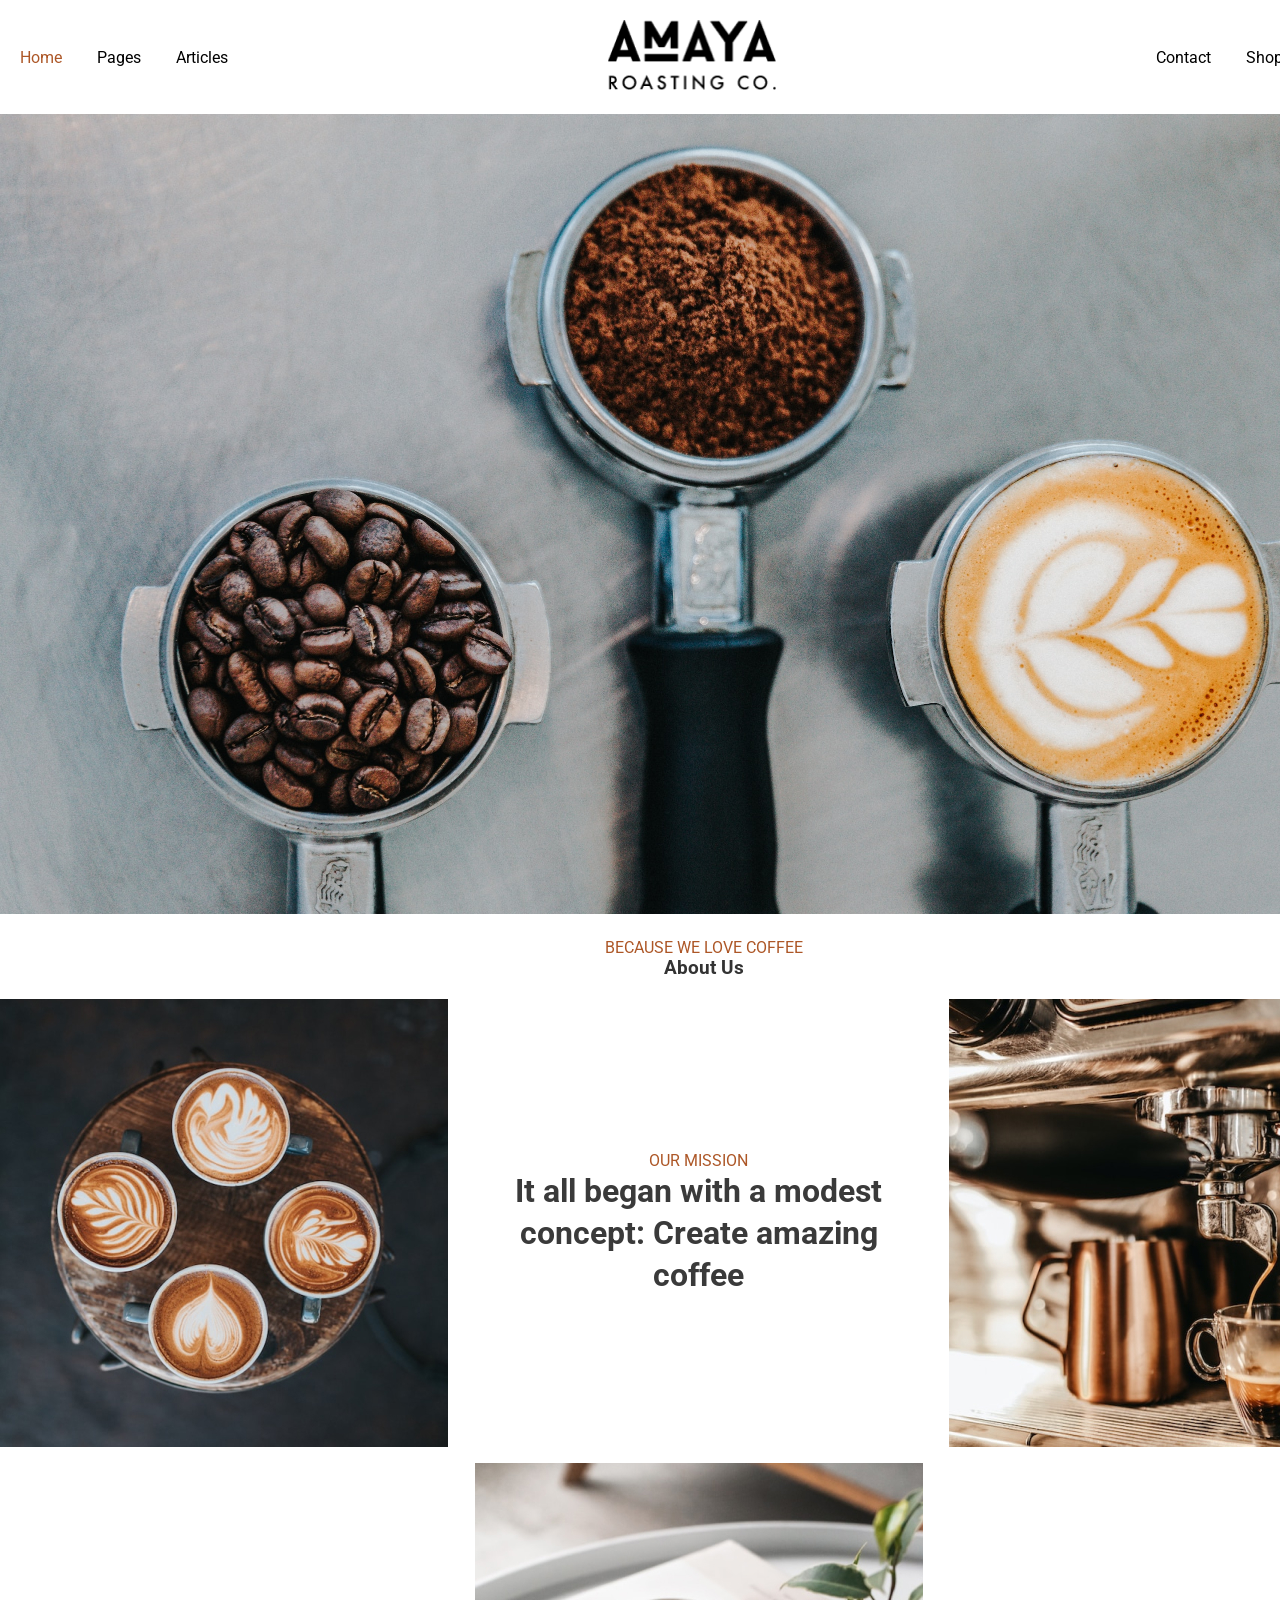
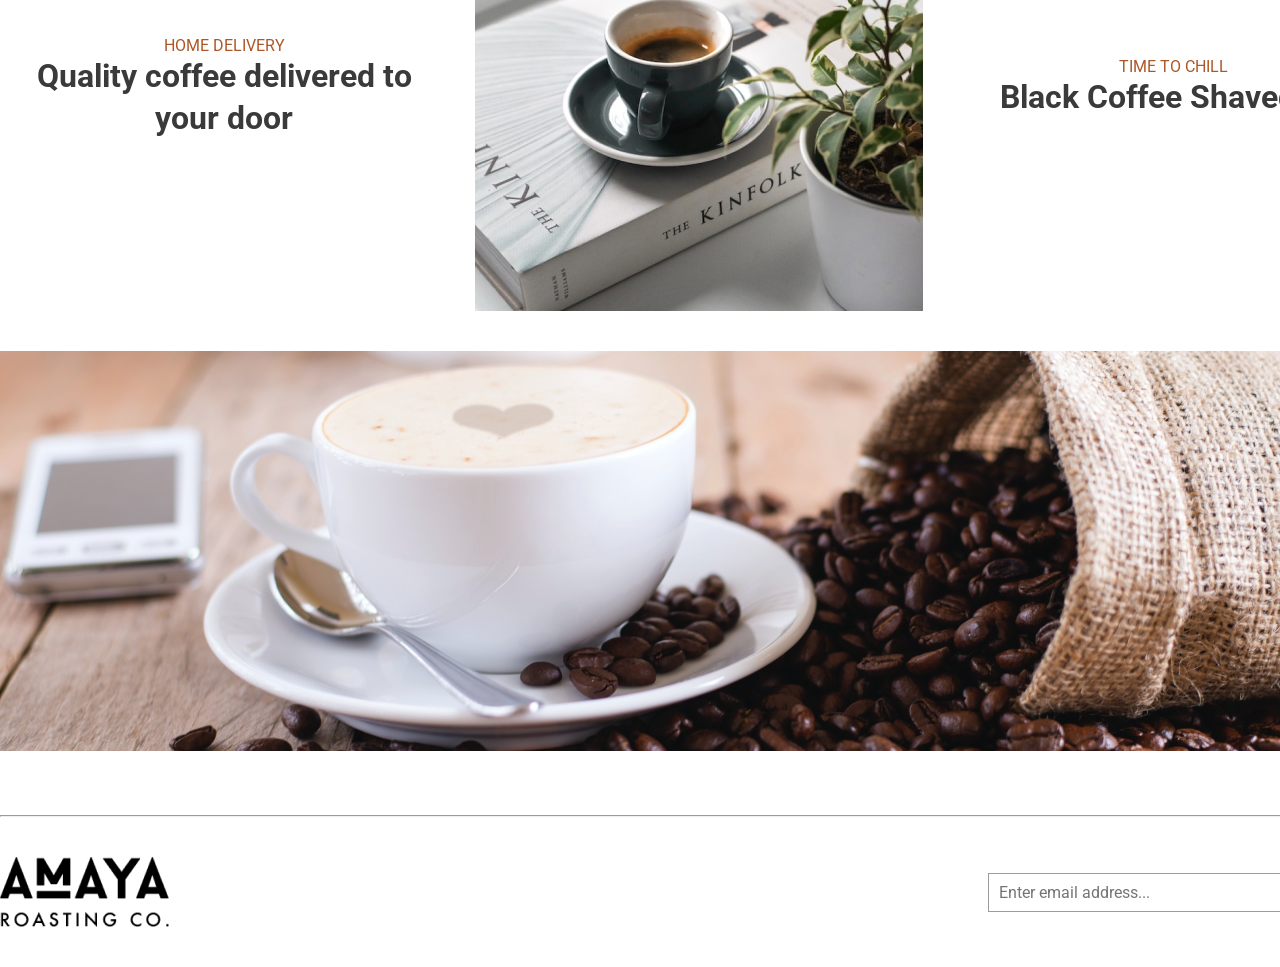
<file: Day05/index.html>
<!doctype html>
<html lang="en">
  <head>
    <meta charset="UTF-8" />
    <meta
      name="viewport"
      content="width=device-width, user-scalable=no, initial-scale=1.0, maximum-scale=1.0, minimum-scale=1.0"
    />
    <meta http-equiv="X-UA-Compatible" content="ie=edge" />
    <link rel="preconnect" href="https://fonts.googleapis.com" />
    <link rel="preconnect" href="https://fonts.gstatic.com" crossorigin />
    <link
      href="https://fonts.googleapis.com/css2?family=Roboto:ital,wght@0,100..900;1,100..900&display=swap"
      rel="stylesheet"
    />

    <title>Document</title>
    <link rel="stylesheet" href="./style.css" />
  </head>
  <body>
    <div class="container">
      <header class="navbar">
        <div class="nav-left">
          <ul class="nav-group">
            <a href="#" class="nav-link active"><li>Home</li></a>
            <a href="#" class="nav-link"><li>Pages</li></a>
            <a href="#" class="nav-link"><li>Articles</li></a>
          </ul>
        </div>
        <div class="nav-logo">
          <a href="#"><img src="./images/logo.png" alt="Logo website" /></a>
        </div>
        <div class="nav-right">
          <ul class="nav-group">
            <a href="#" class="nav-link"><li>Contact</li></a>
            <a href="#" class="nav-link"><li>Shop</li></a>
            <a href="#" class="nav-link"><li>Locations</li></a>
          </ul>
        </div>
      </header>
      <div class="nav-header">
        <a href="#"
          ><img src="./images/nav-header.svg" alt="banner header"
        /></a>
      </div>
      <div class="section-about">
        <p class="sub-title">BECAUSE WE LOVE COFFEE</p>
        <h3 class="main-title">About Us</h3>
      </div>
      <div class="content-grid">
        <div class="grid-item">
          <a href="#"><img src="./images/image-17.jpg" alt="image 17" /></a>
        </div>
        <div class="grid-item text-content">
          <p class="sub-title">OUR MISSION</p>
          <h3 class="main-tittle">
            It all began with a modest concept: Create amazing coffee
          </h3>
        </div>
        <div class="grid-item">
          <a href="#"><img src="./images/image-19.jpg" alt="image 19" /></a>
        </div>
        <div class="grid-item text-content">
          <p class="sub-title">HOME DELIVERY</p>
          <h3 class="main-tittle">Quality coffee delivered to your door</h3>
        </div>
        <div class="grid-item">
          <a href="#"><img src="./images/image-18.jpg" alt="image 18" /></a>
        </div>
        <div class="grid-item text-content">
          <p class="sub-title">TIME TO CHILL</p>
          <h3 class="main-tittle">Black Coffee Shaved Ice</h3>
        </div>
      </div>
      <div class="banner-bottom">
        <a href="#"
          ><img src="./images/banner-footer.jpg" alt="Banner footer"
        /></a>
      </div>
      <hr />
      <footer class="footer">
        <div class="footer-logo">
          <a href="#"><img src="./images/logo.png" alt="Logo website" /></a>
        </div>
        <form action="#" method="POST" class="newsletter">
          <input
            type="email"
            placeholder="Enter email address..."
            class="email-input"
            required
          />
          <button class="submit-btn" type="submit">Contact Us</button>
        </form>
      </footer>
    </div>
  </body>
</html>
</file>
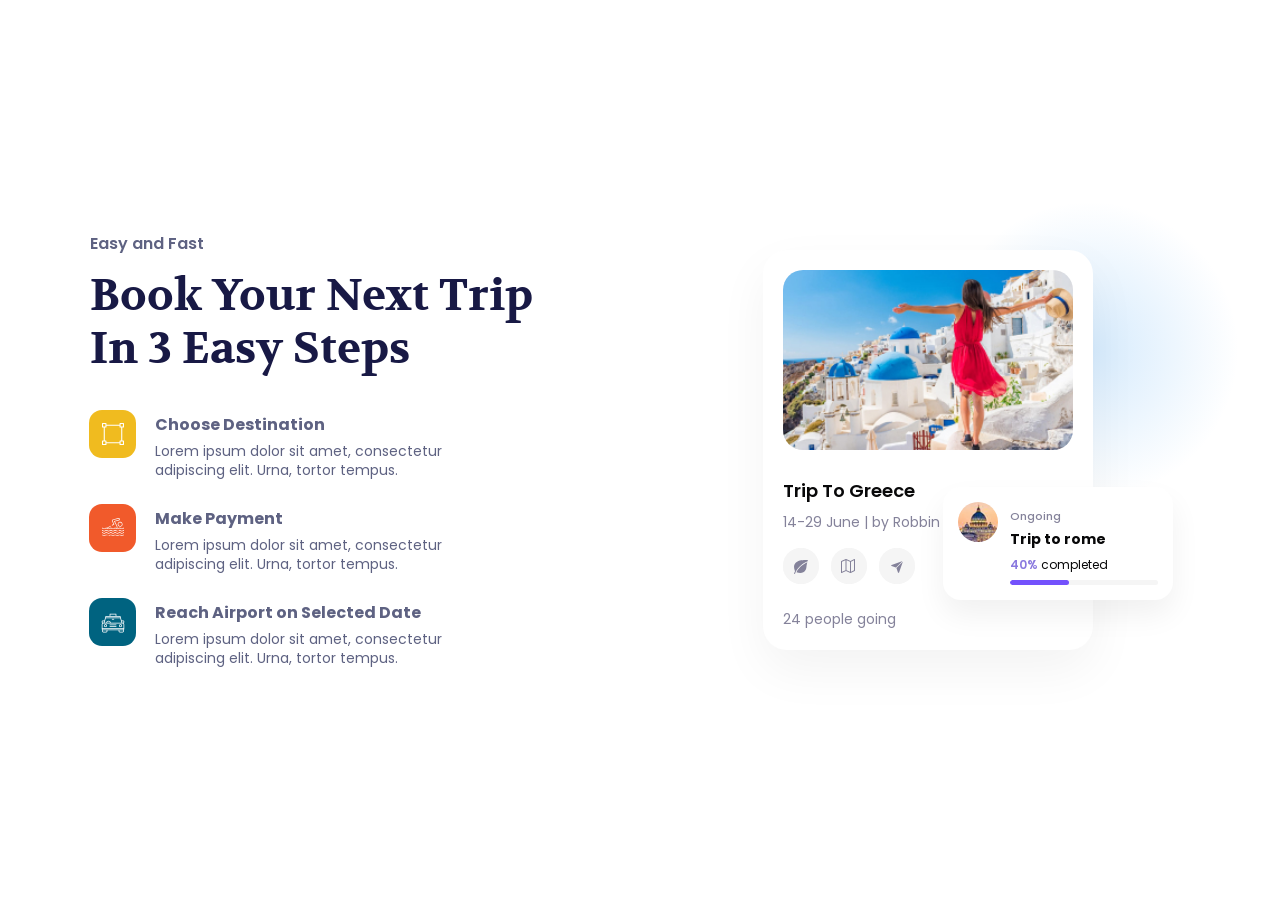
<file: Day06/index.html>
<!DOCTYPE html>
<html lang="vi">
<head>
  <meta charset="UTF-8">
  <meta name="viewport" content="width=device-width, initial-scale=1.0">
  <title>Book Your Next Trip</title>
  <link rel="preconnect" href="https://fonts.googleapis.com">
  <link rel="preconnect" href="https://fonts.gstatic.com" crossorigin>
  <link href="https://fonts.googleapis.com/css2?family=Poppins:ital,wght@0,100;0,200;0,300;0,400;0,500;0,600;0,700;0,800;0,900;1,100;1,200;1,300;1,400;1,500;1,600;1,700;1,800;1,900&family=Volkhov:ital,wght@0,400;0,700;1,400;1,700&display=swap" rel="stylesheet">
  <link rel="stylesheet" href="style.css">
</head>
<body>

<div class="container">

  <div class="content-left">
    <span class="subtitle">Easy and Fast</span>
    <h1 class="title">Book Your Next Trip<br>In 3 Easy Steps</h1>
    <div class="steps-list">
      <div class="step-item">
        <div class="icon-box yellow-bg">
          <img src="images/icon-choose-descript.svg" alt="icon choose destination">
        </div>
        <div class="step-text">
          <h3>Choose Destination</h3>
          <p>Lorem ipsum dolor sit amet, consectetur adipiscing elit. Urna, tortor tempus.</p>
        </div>
      </div>

      <div class="step-item">
        <div class="icon-box orange-bg">
          <img src="images/icon-paypay.svg" alt="icon paypay">
        </div>
        <div class="step-text">
          <h3>Make Payment</h3>
          <p>Lorem ipsum dolor sit amet, consectetur adipiscing elit. Urna, tortor tempus.</p>
        </div>
      </div>

      <div class="step-item">
        <div class="icon-box blue-bg">
          <img src="images/icon-airport.svg" alt="icon airport">
        </div>
        <div class="step-text">
          <h3>Reach Airport on Selected Date</h3>
          <p>Lorem ipsum dolor sit amet, consectetur adipiscing elit. Urna, tortor tempus.</p>
        </div>
      </div>
    </div>
  </div>

  <div class="content-right">
    <div class="bg-shadow"></div>
    <div class="main-card">
      <img src="images/trip-card.jpg" alt="Greece" class="card-img">
      <h2 class="card-title">Trip To Greece</h2>
      <p class="card-date">14-29 June | by Robbin jo</p>

      <div class="card-icons">
        <span><img src="images/icon-leaf.svg" alt=""></span>
        <span><img src="images/icon-map.svg" alt=""></span>
        <span><img src="images/icon-send.svg" alt=""></span>
      </div>

      <div class="card-footer">
        <span class="people"><i class="fa-solid fa-building"></i> 24 people going</span>
        <span class="heart-icon"><i class="fa-regular fa-heart"></i></span>
      </div>

      <div class="overlay-card">
        <img src="images/images-chua.png" alt="image chua" class="avatar">
        <div class="overlay-info">
          <span class="status">Ongoing</span>
          <h4>Trip to rome</h4>
          <p><span class="purple-text">40%</span> completed</p>
          <div class="progress-bar">
            <div class="progress-fill"></div>
          </div>
        </div>
      </div>

    </div>
  </div>

</div>

</body>
</html>
</file>
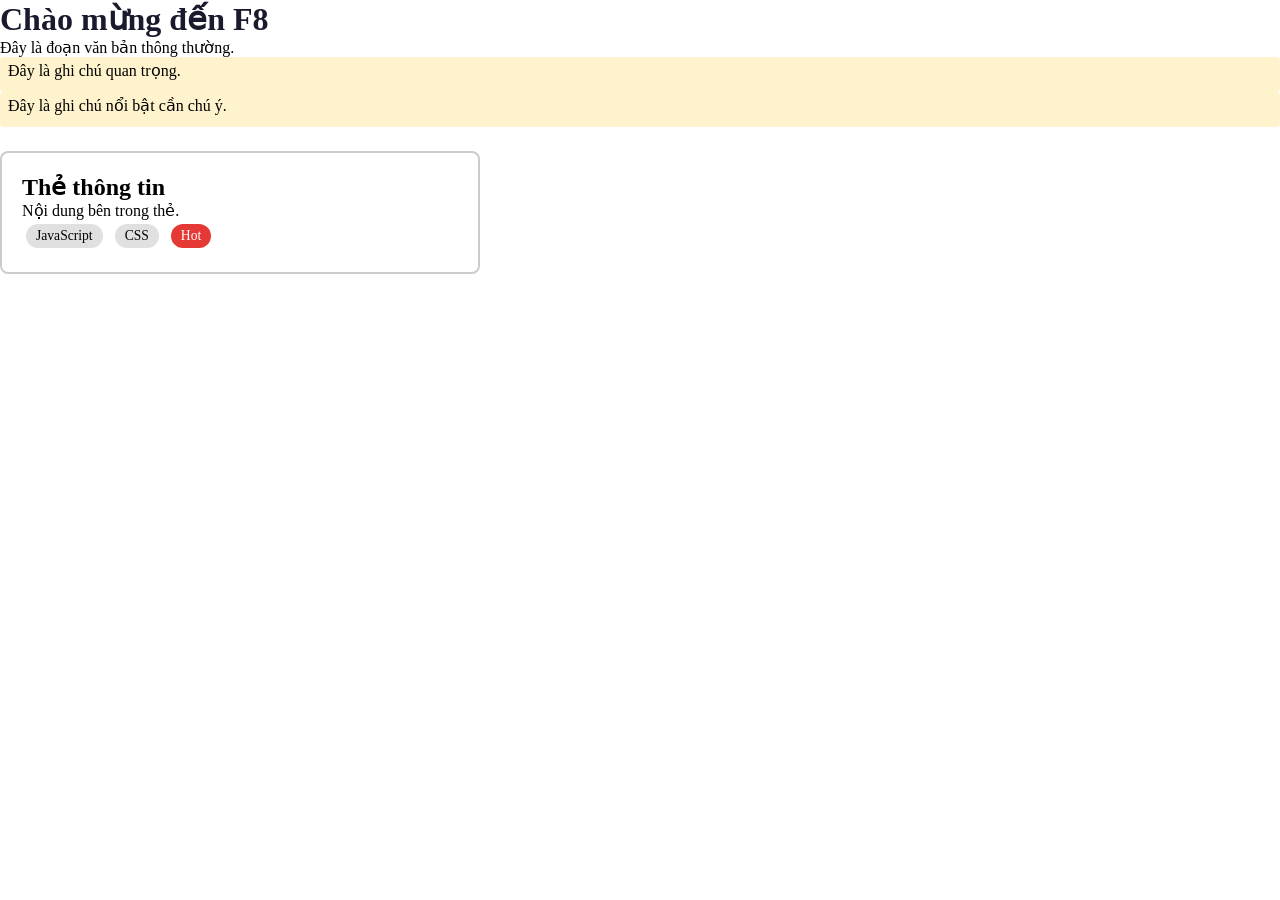
<file: Day03/bai1.html>
<!DOCTYPE html>
<html lang="vi">

<head>
    <meta charset="UTF-8">
    <title>Bài 1</title>
    <link rel="stylesheet" href="style.css">
</head>

<body>
    <h1>Chào mừng đến F8</h1>
    <p>Đây là đoạn văn bản thông thường.</p>
    <p class="note">Đây là ghi chú quan trọng.</p>
    <p class="note highlight">Đây là ghi chú nổi bật cần chú ý.</p>

    <div id="card">
        <h2>Thẻ thông tin</h2>
        <p>Nội dung bên trong thẻ.</p>
        <span class="tag">JavaScript</span>
        <span class="tag">CSS</span>
        <span class="tag highlight">Hot</span>
    </div>
</body>

</html>
</file>
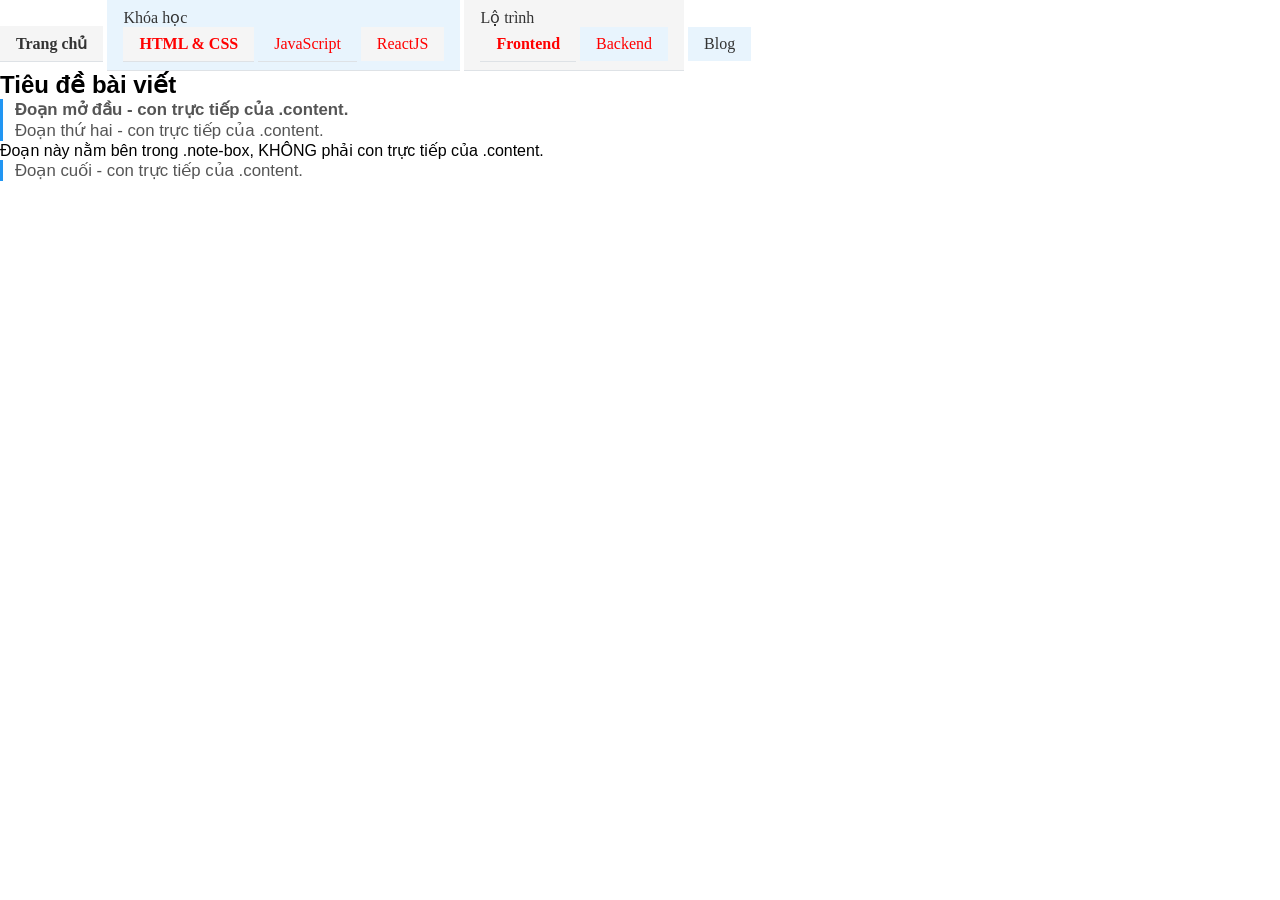
<file: Day03/bai2.html>
<!DOCTYPE html>
<html lang="vi">

<head>
    <meta charset="UTF-8">
    <title>Bài 2</title>
    <link rel="stylesheet" href="style.css">
</head>

<body>
    <nav id="navbar">
        <ul>
            <li><a href="#">Trang chủ</a></li>
            <li>
                <a href="#">Khóa học</a>
                <ul>
                    <li><a href="#">HTML & CSS</a></li>
                    <li><a href="#">JavaScript</a></li>
                    <li><a href="#">ReactJS</a></li>
                </ul>
            </li>
            <li>
                <a href="#">Lộ trình</a>
                <ul>
                    <li><a href="#">Frontend</a></li>
                    <li><a href="#">Backend</a></li>
                </ul>
            </li>
            <li><a href="#">Blog</a></li>
        </ul>
    </nav>

    <main class="content">
        <h2>Tiêu đề bài viết</h2>
        <p>Đoạn mở đầu - con trực tiếp của .content.</p>
        <p>Đoạn thứ hai - con trực tiếp của .content.</p>
        <div class="note-box">
            <p>Đoạn này nằm bên trong .note-box, KHÔNG phải con trực tiếp của .content.</p>
        </div>
        <p>Đoạn cuối - con trực tiếp của .content.</p>
    </main>
</body>

</html>
</file>
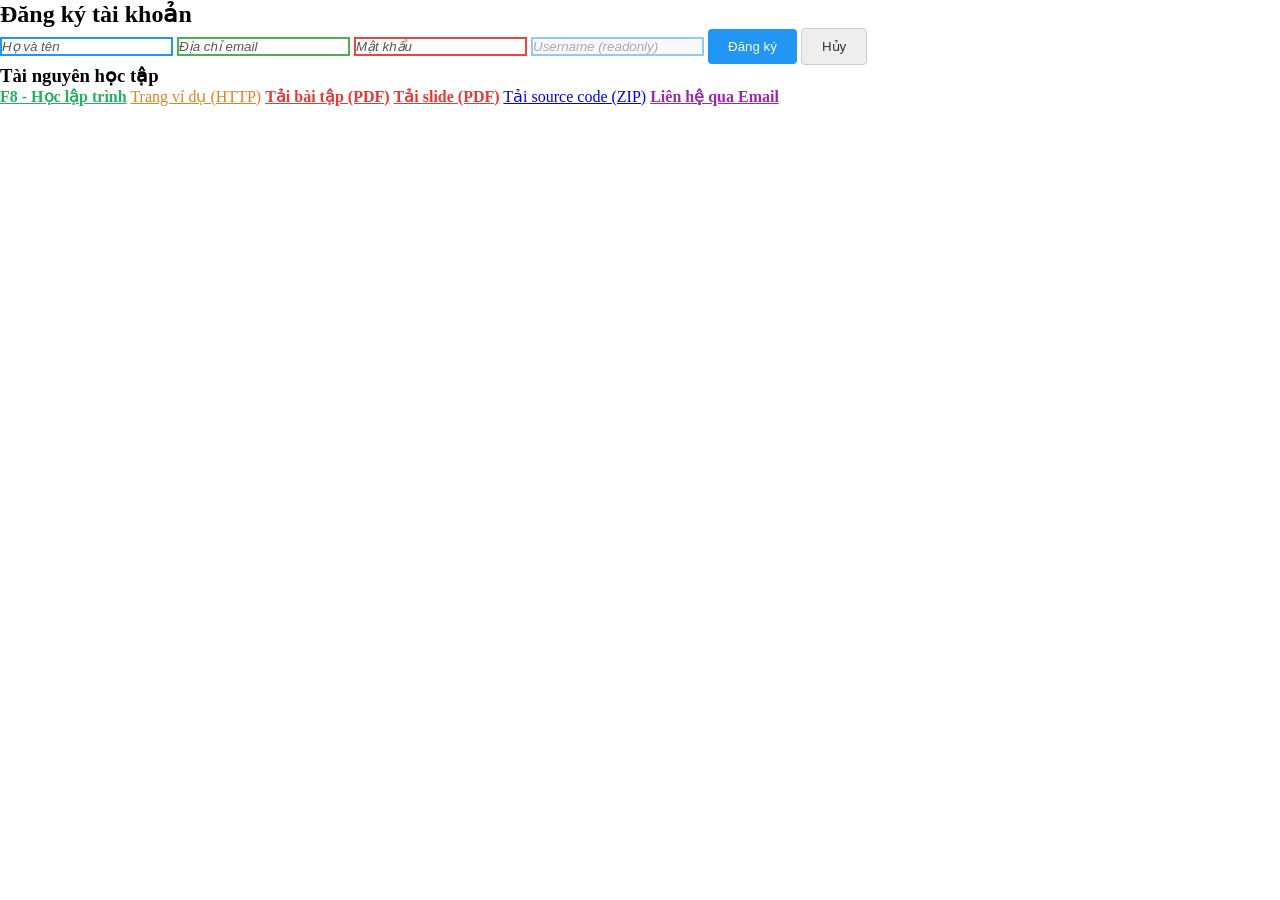
<file: Day03/bai3.html>
<!DOCTYPE html>
<html lang="vi">

<head>
    <meta charset="UTF-8">
    <title>Bài 3</title>
    <link rel="stylesheet" href="style.css">
</head>

<body>
    <form class="register-form">
        <h2>Đăng ký tài khoản</h2>
        <input type="text" placeholder="Họ và tên">
        <input type="email" placeholder="Địa chỉ email">
        <input type="password" placeholder="Mật khẩu">
        <input type="text" placeholder="Username (readonly)" disabled>
        <button type="submit">Đăng ký</button>
        <button type="button">Hủy</button>
    </form>

    <div class="resource-links">
        <h3>Tài nguyên học tập</h3>
        <a href="https://f8.edu.vn">F8 - Học lập trình</a>
        <a href="http://example.com">Trang ví dụ (HTTP)</a>
        <a href="/files/bai-tap-1.pdf">Tải bài tập (PDF)</a>
        <a href="/files/slide-bai-2.pdf">Tải slide (PDF)</a>
        <a href="/files/source-code.zip">Tải source code (ZIP)</a>
        <a href="mailto:contact@f8.edu.vn">Liên hệ qua Email</a>
    </div>
</body>

</html>
</file>
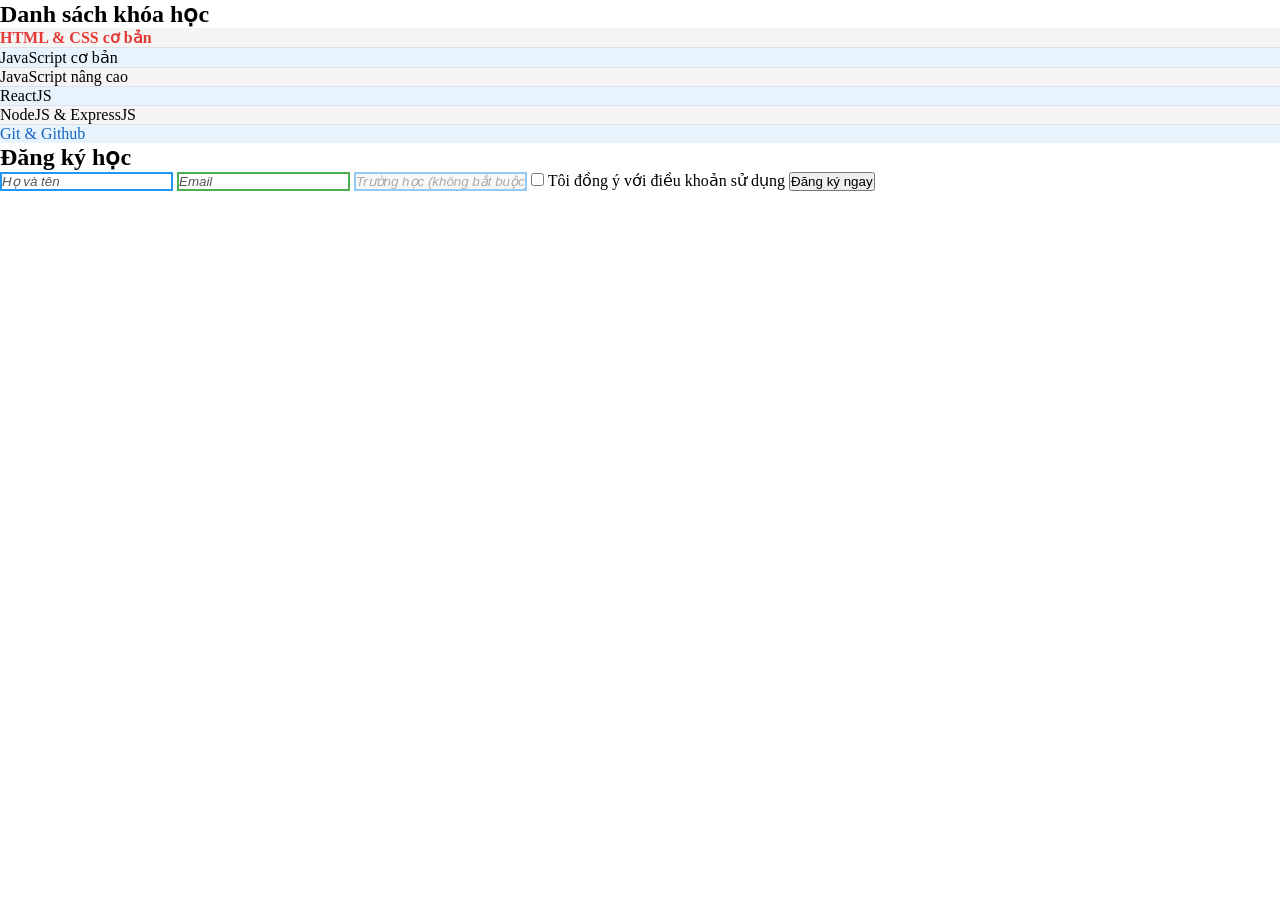
<file: Day03/bai4.html>
<!DOCTYPE html>
<html lang="vi">

<head>
    <meta charset="UTF-8">
    <title>Bài 4</title>
    <link rel="stylesheet" href="style.css">
</head>

<body>
    <section class="course-list">
        <h2>Danh sách khóa học</h2>
        <ul>
            <li>HTML & CSS cơ bản</li>
            <li>JavaScript cơ bản</li>
            <li>JavaScript nâng cao</li>
            <li>ReactJS</li>
            <li>NodeJS & ExpressJS</li>
            <li>Git & Github</li>
        </ul>
    </section>

    <section class="signup-form">
        <h2>Đăng ký học</h2>
        <input type="text" placeholder="Họ và tên">
        <input type="email" placeholder="Email">
        <input type="text" placeholder="Trường học (không bắt buộc)" disabled>
        <label class="agree-label">
            <input type="checkbox" id="agree">
            <span>Tôi đồng ý với điều khoản sử dụng</span>
        </label>
        <button>Đăng ký ngay</button>
    </section>
</body>

</html>
</file>
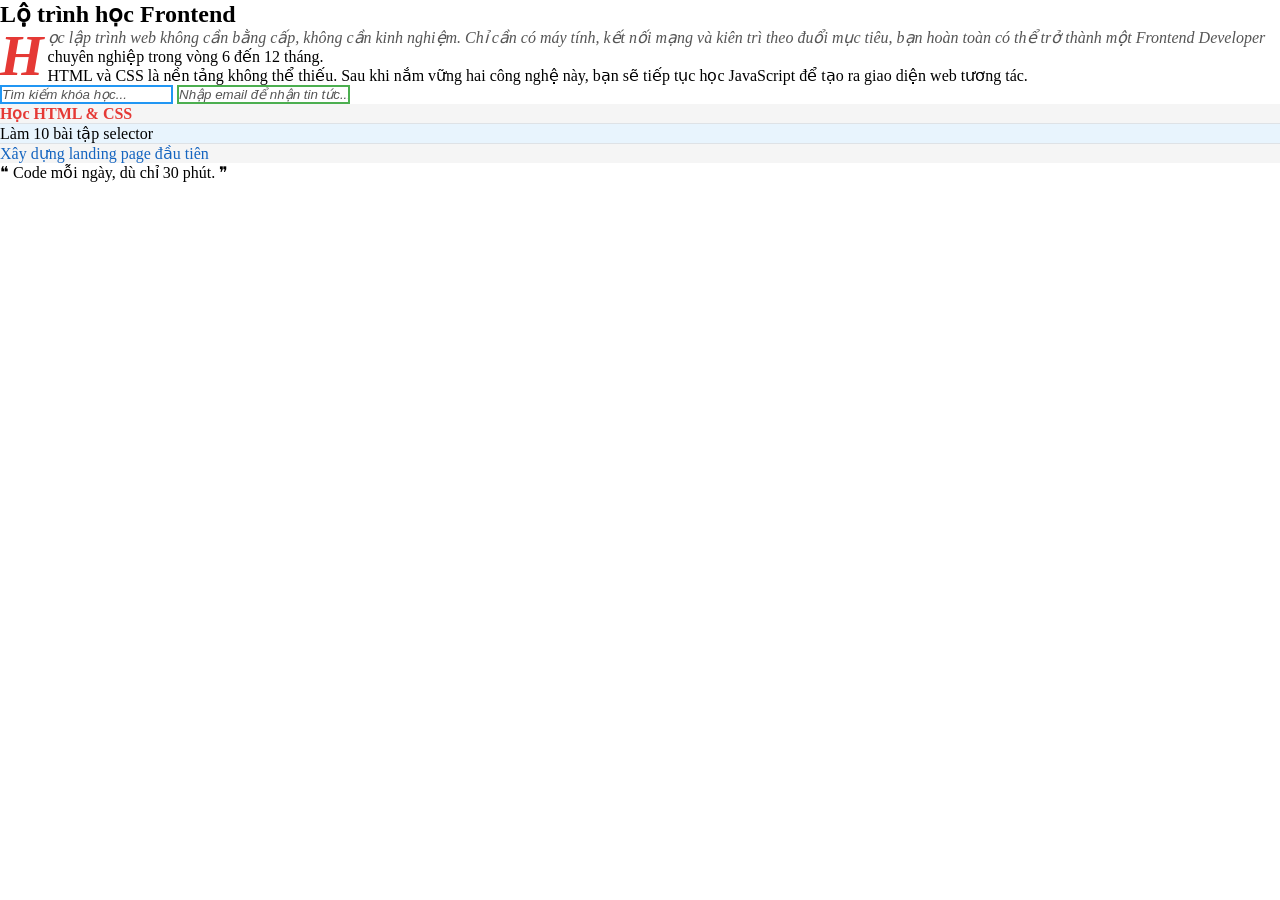
<file: Day03/bai5.html>
<!DOCTYPE html>
<html lang="vi">

<head>
    <meta charset="UTF-8">
    <title>Bài 5</title>
    <link rel="stylesheet" href="style.css">
</head>

<body>
    <article class="blog-post">
        <h2>Lộ trình học Frontend</h2>
        <p class="intro">Học lập trình web không cần bằng cấp, không cần kinh nghiệm. Chỉ cần có máy tính, kết nối mạng
            và kiên trì theo đuổi mục tiêu, bạn hoàn toàn có thể trở thành một Frontend Developer chuyên nghiệp trong
            vòng 6 đến 12 tháng.</p>
        <p>HTML và CSS là nền tảng không thể thiếu. Sau khi nắm vững hai công nghệ này, bạn sẽ tiếp tục học JavaScript
            để tạo ra giao diện web tương tác.</p>
    </article>

    <form class="search-form">
        <input type="text" placeholder="Tìm kiếm khóa học...">
        <input type="email" placeholder="Nhập email để nhận tin tức...">
    </form>

    <ul class="todo-list">
        <li>Học HTML & CSS</li>
        <li>Làm 10 bài tập selector</li>
        <li>Xây dựng landing page đầu tiên</li>
    </ul>

    <div class="quote-box">
        <p class="quote">Code mỗi ngày, dù chỉ 30 phút.</p>
    </div>
</body>

</html>
</file>
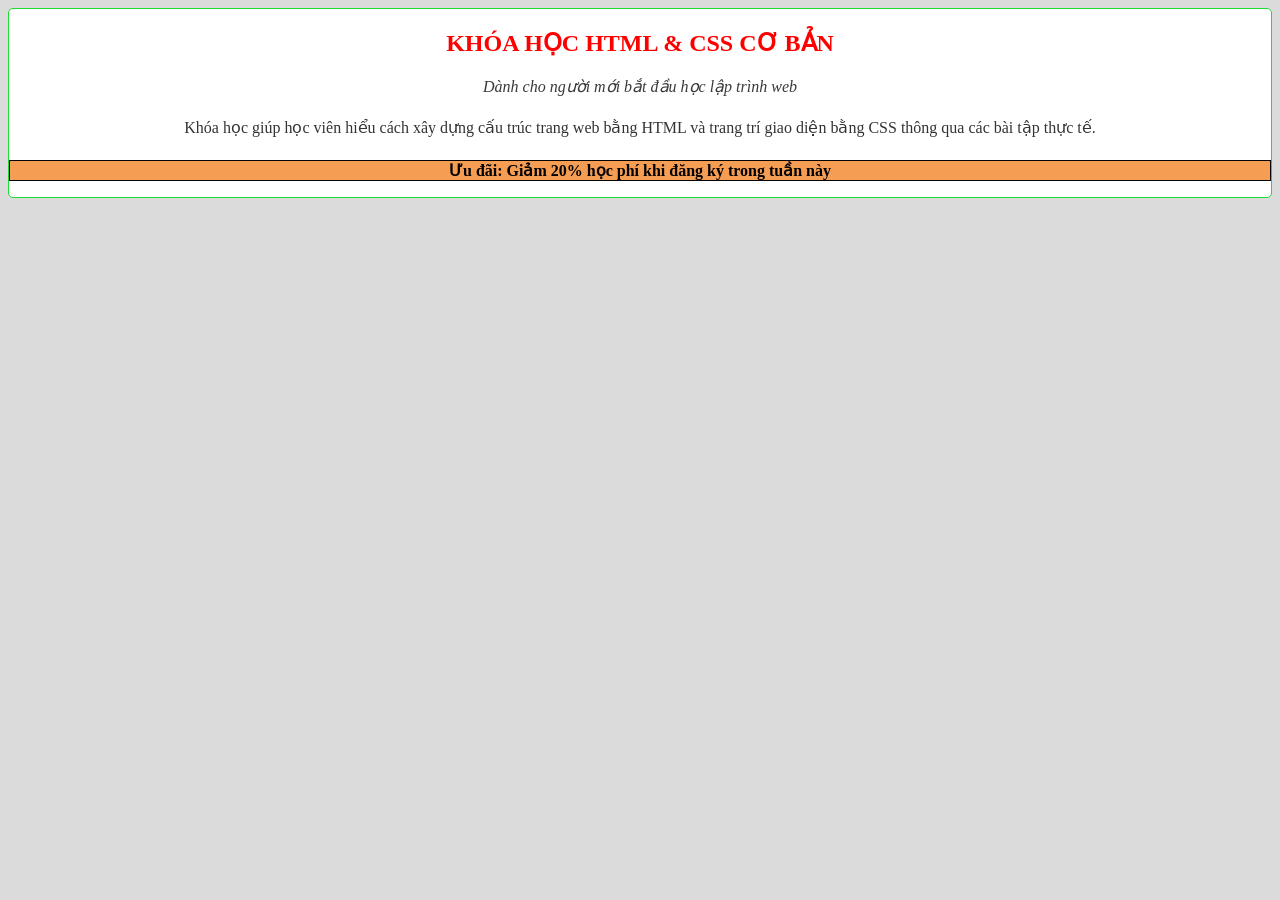
<file: Day04/bai1.html>
<!DOCTYPE html>
<html lang="vi">

<head>
    <meta charset="UTF-8" />
    <title>Bài tập 1 - Giới thiệu khóa học</title>
    <link rel="stylesheet" href="style.css" />
</head>

<body>
    <div class="course-box">
        <h2>Khóa học HTML & CSS cơ bản</h2>

        <p class="subtitle">Dành cho người mới bắt đầu học lập trình web</p>

        <p class="description">
            Khóa học giúp học viên hiểu cách xây dựng cấu trúc trang web bằng HTML
            và trang trí giao diện bằng CSS thông qua các bài tập thực tế.
        </p>

        <p class="note">Ưu đãi: Giảm 20% học phí khi đăng ký trong tuần này</p>
    </div>
</body>

</html>
</file>
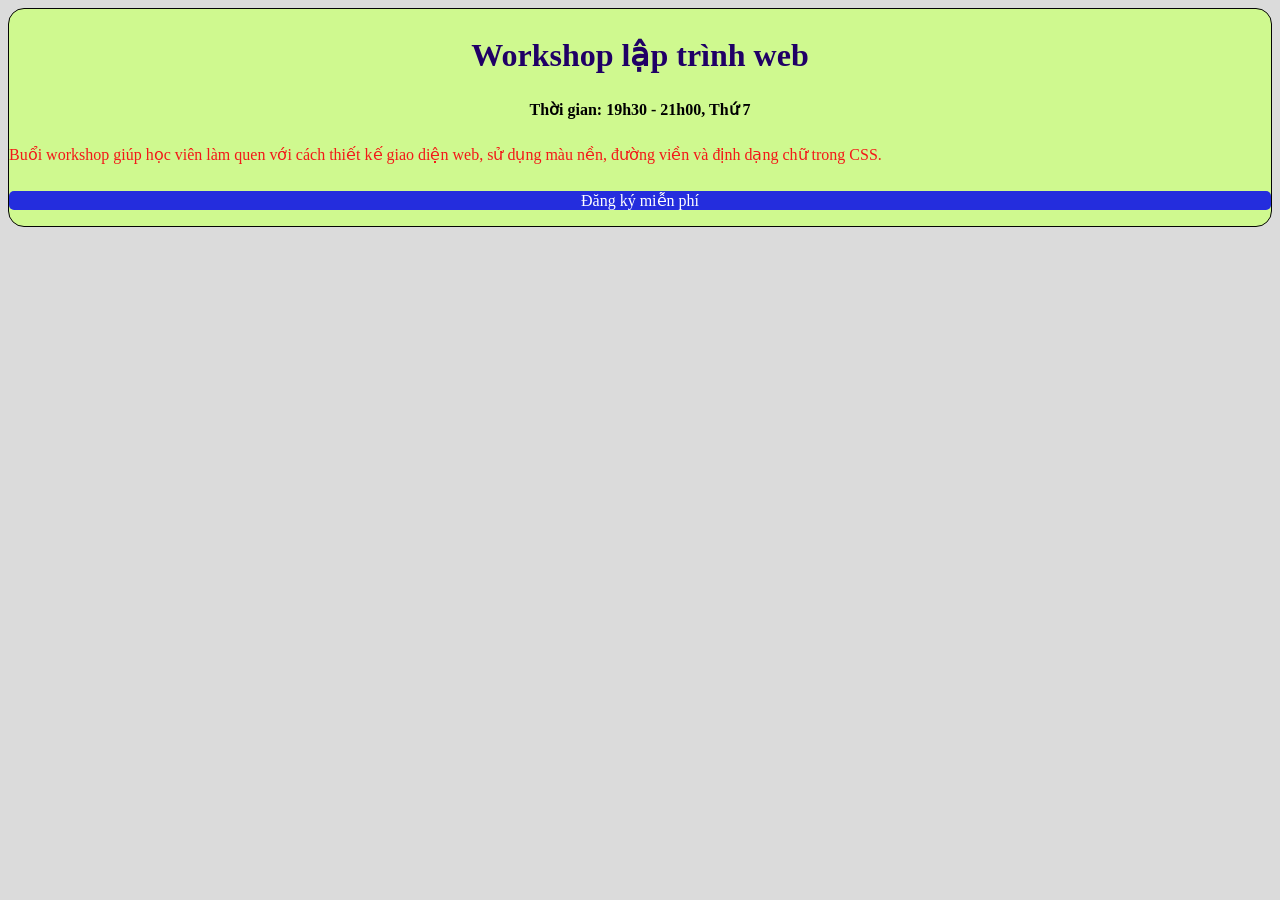
<file: Day04/bai2.html>
<!DOCTYPE html>
<html lang="vi">

<head>
    <meta charset="UTF-8" />
    <title>Bài tập 2 - Thông báo sự kiện</title>
    <link rel="stylesheet" href="style.css" />
</head>

<body>
    <div class="event-card">
        <h2>Workshop lập trình web</h2>

        <p class="time">Thời gian: 19h30 - 21h00, Thứ 7</p>

        <p class="content">
            Buổi workshop giúp học viên làm quen với cách thiết kế giao diện web, sử
            dụng màu nền, đường viền và định dạng chữ trong CSS.
        </p>

        <p class="status">Đăng ký miễn phí</p>
    </div>
</body>

</html>
</file>
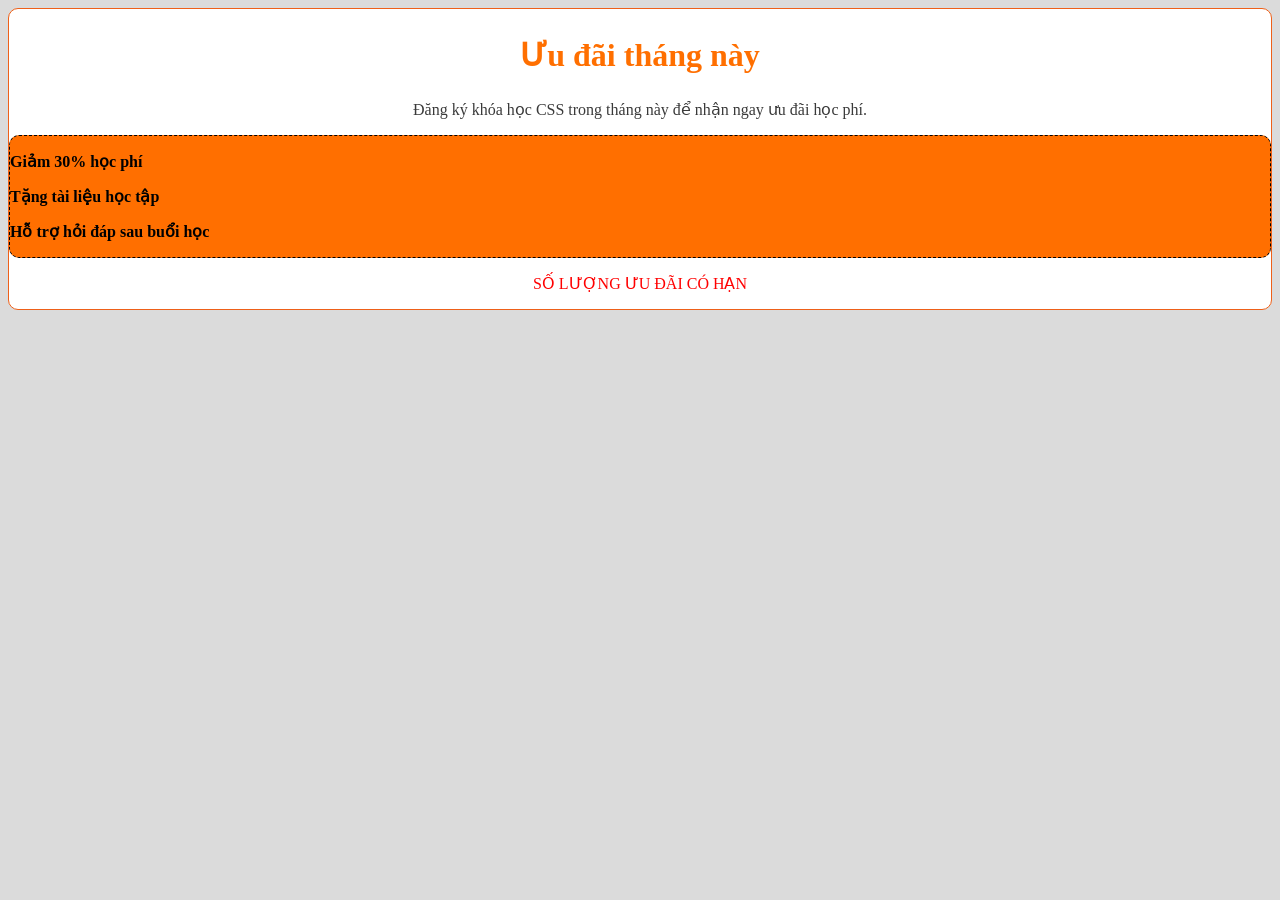
<file: Day04/bai3.html>
<!DOCTYPE html>
<html lang="vi">

<head>
    <meta charset="UTF-8" />
    <title>Bài tập 3 - Ưu đãi khóa học</title>
    <link rel="stylesheet" href="style.css" />
</head>

<body>
    <div class="discount-box">
        <h2>Ưu đãi tháng này</h2>

        <p class="main-text">
            Đăng ký khóa học CSS trong tháng này để nhận ngay ưu đãi học phí.
        </p>

        <div class="discount-info">
            <p>Giảm 30% học phí</p>
            <p>Tặng tài liệu học tập</p>
            <p>Hỗ trợ hỏi đáp sau buổi học</p>
        </div>

        <p class="warning">Số lượng ưu đãi có hạn</p>
    </div>
</body>

</html>
</file>
<file: Day05/style.css>
* {
    margin: 0;
    padding: 0;
    box-sizing: border-box;
}
body {
    font-family: 'Roboto', sans-serif;
    background-color: #ffffff;
    color: #333333;
}
.img {
    width: 1408px;
}
.container {
    width: 1408px;
    margin: 0 auto;
    display: flex;
    align-content: center;
    flex-direction: column;
}
.navbar {
    display: flex;
    justify-content: space-between;
    align-items: center;
    padding: 20px 20px;
}
.nav-logo img {
    width: 168px;
    height: 70px;
}
.nav-group {
    display: flex;
    gap: 35px;
    list-style: none;
}

.nav-link {
    text-decoration: none;
    font-size: 16px;
    color: #000;
    font-family: 'rotobo' sans-serif;
    transition: color 0.2s;
}
.nav-link.active, .nav-link:hover {
    color: #AD5727;
}
.nav-header {
    text-align: center;
}
.nav-header img {
    width: 1408px;

}
.section-about {
    text-align: center;
    padding: 20px;
}
.sub-title {
    font-weight: 400;
    font-style: Regular;
    font-size: 16px;
    color: #AD5727;
    text-align: center;

}
.content-grid {
    display: grid;
    grid-template-columns: repeat(3, 1fr);
    gap: 16px;
    align-content: center;
}

.grid-item img {
    width: 448px;
    height: 448px;
    display: block;
}
.grid-item.text-content {
    width: 448px;
    height: 448px;
    display: flex;
    flex-direction: column;
    justify-content: center;
    padding: 0 20px;

}
.grid-item h3 {
    font-weight: 700;
    font-style: Bold;
    font-size: 32px;
    line-height: 42px;
    letter-spacing: 0%;
    text-align: center;
    color: #3a3a3a;
}
.banner-bottom {
    text-align: center;
    padding: 40px 0 60px 0;
}
hr {
    color: #9C9C9C;
}
.footer {
    display: flex;
    justify-content: space-between;
    align-items: center;
    width: 100%;
    padding: 40px 0;
}

.footer-logo {
    text-align: left;
    height: 70px;
}

.newsletter {
    display: flex;
    gap: 10px;
}

.email-input {
    padding: 10px 40px 10px 10px;
    border: 1px solid #9C9C9C;
    width: 311px;
    height: 39px;
    color: #9C9C9C;
    gap: 10px;
    font-family: Roboto;
    font-weight: 400;
    font-style: Regular;
    font-size: 16px;
}

.submit-btn {
    padding: 10px;
    background-color: #3a3a3a;
    color: #ffffff;
    border: none;
    font-size: 16px;
    cursor: pointer;
    transition: background 0.2s;
    gap: 10px;
}

.submit-btn:hover {
    background-color: #000000;
}
</file>
<file: Day06/style.css>
* {
  margin: 0;
  padding: 0;
  box-sizing: border-box;
  font-family: 'poppins', sans-serif;
}

body {
  background-color: #ffffff;
  display: flex;
  justify-content: center;
  min-height: 100vh;
  padding: 40px;
}
.container {
  display: flex;
  max-width: 1100px;
  width: 100%;
  align-items: center;
  justify-content: space-between;
  gap: 50px;
}
.content-left {
  flex: 1;
  width: 60%;
}
.subtitle {
  color: #5E6282;
  font-weight: 600;
  font-size: 16px;
  display: block;
  margin-bottom: 15px;
}
.title {
  color: #181945;
  font-size: 44px;
  font-weight: bold;
  line-height: 1.2;
  margin-bottom: 35px;
  font-family: "Volkhov", Helvetica, sans-serif;
}
.steps-list {
  display: flex;
  flex-direction: column;
  gap: 25px;
}
.step-item {
  display: flex;
  align-items: flex-start;
  gap: 20px;
}
.icon-box {
  width: 45px;
  height: 45px;
  border-radius: 12px;
  display: flex;
  justify-content: center;
  align-items: center;
  color: white;
  font-size: 16px;
  flex-shrink: 0;
}

.step-text h3 {
  color: #5e6282;
  font-size: 16px;
  font-weight: 700;
  margin-bottom: 5px;
}

.step-text p {
  color: #5E6282;
  font-size: 14px;
  line-height: 1.4;
  max-width: 320px;
}
.content-right {
  flex: 1;
  display: flex;
  justify-content: center;
  position: relative;
}
.bg-shadow {
  position: absolute;
  width: 300px;
  height: 300px;
  background: radial-gradient(circle, rgba(89,173,246,0.25) 0%, rgba(255,255,255,0) 70%);
  top: -50px;
  right: -50px;
  z-index: 1;
}
.main-card {
  background-color: white;
  width: 330px;
  padding: 20px;
  border-radius: 24px;
  box-shadow: 0px 20px 50px rgba(0, 0, 0, 0.05);
  position: relative;
  z-index: 2;
}
.card-img {
  width: 100%;
  height: 180px;
  object-fit: cover;
  border-radius: 20px;
  margin-bottom: 20px;
}

.card-title {
  color: #080809;
  font-size: 18px;
  font-weight: 600;
  margin-bottom: 8px;
}

.card-date {
  color: #84829a;
  font-size: 14px;
  margin-bottom: 15px;
}
.card-icons {
  display: flex;
  gap: 12px;
  margin-bottom: 25px;
}
.card-icons span {
  width: 36px;
  height: 36px;
  background-color: #f5f5f5;
  border-radius: 50%;
  display: flex;
  justify-content: center;
  align-items: center;
  color: #84829a;
  font-size: 14px;
}
.card-footer {
  display: flex;
  justify-content: space-between;
  align-items: center;
  color: #84829a;
  font-size: 14px;
}

.heart-icon {
  color: #4f52fa;
  font-size: 16px;
}
.overlay-card {
  position: absolute;
  bottom: 50px;
  right: -80px;
  background-color: white;
  width: 230px;
  padding: 15px;
  border-radius: 18px;
  box-shadow: 0px 15px 30px rgba(0, 0, 0, 0.06);
  display: flex;
  gap: 12px;
  align-items: flex-start;
}
.overlay-card .avatar {
  width: 40px;
  height: 40px;
  border-radius: 50%;
  object-fit: cover;
}
.overlay-info {
  flex: 1;
}
.overlay-info .status {
  color: #84829a;
  font-size: 11px;
  font-weight: 500;
}
.overlay-info h4 {
  color: #080809;
  font-size: 14px;
  margin: 2px 0 6px 0;
}
.overlay-info p {
  color: #080809;
  font-size: 12px;
  margin-bottom: 6px;
}
.purple-text {
  color: #8a79df;
  font-weight: 600;
}
.progress-bar {
  width: 100%;
  height: 5px;
  background-color: #f5f5f5;
  border-radius: 10px;
  overflow: hidden;
}
.progress-fill {
  width: 40%;
  height: 100%;
  background-color: #7351fc;
  border-radius: 10px;
}
</file>
<file: Day03/style.css>
/* CSS BÀI TẬP SỐ 1 */
* {
    box-sizing: border-box;
    margin: 0;
    padding: 0;
}
h1 {
    color: #1a1a2e;
    font-size: 2rem;
}
.note {
    background-color: #fff3cd;
    padding: 4px 8px 12px;
    border-radius: 4px;
}
.tag {
    display: inline-block;
    padding: 4px 10px;
    background: #e0e0e0;
    border-radius: 12px;
    font-size: 0.85rem;
    margin: 4px;
}
.tag.highlight {
    background: #e53935;
    color: white;
}
#card {
    border: 2px solid #ccc;
    padding: 20px;
    border-radius: 8px;
    margin-top: 24px;
    max-width: 480px;
}
/* CSS BÀI TẬP SỐ 2 */
#navbar a {
    color: #333;
    text-decoration: none;
}
#navbar ul li {
    display: inline-block;
    padding: 8px 16px;
}
#navbar ul ul a {
    color: red;
}
.content > p {
    border-left: 3px solid #2196f3;
    padding-left: 12px;
}
.content h2 + p {
    font-weight: bold;
    color: #1a1a2e;
}
.content h2 ~ p {
    font-size: 1.05rem;
    color: #555;
}
.content h2 {
    font-family: 'segoe ui', sans-serif;
}
.content p {
    font-family: 'segoe ui', sans-serif;
}
/* CSS BÀI TẬP SỐ 3 */
input[type=text] {
    border: 2px solid #2196F3;
}
input[type=email] {
    border: 2px solid #4caf50
}
input[type=password] {
    border: 2px solid #f44336;
}
input:disabled {
    opacity: 0.5;
    cursor: not-allowed;
    background: #f5f5f5;
}
button[type=submit] {
    background: #2196F3;
    color: white;
    border: none;
    padding: 10px 20px;
    border-radius: 4px;
}
button[type=button] {
    background: #eee;
    color: #333;
    border: 1px solid #ccc;
    padding: 10px 20px;
    border-radius: 4px;
}
a[href^="https://"] {
    color: #27ae60;
}
a[href^="http://"] {
    color: #e67e22;
}
a[href$=".pdf"] {
    color: #e53935;
    font-weight: bold;
}
a[href*="f8.edu"] {
    font-weight: bold;
    text-decoration: underline;
}
a[href^="mailto"]{
    color: #9c27b0;
}
/* CSS BÀI TẬP SỐ 4 */
li:first-child {
    color: #e53935;
    font-weight: bold;
}
li:last-child {
    color: #1565c0;
}
li:nth-child(odd) {
    background-color: #f5f5f5;
}
li:nth-child(even) {
    background-color: #e8f4fd;
}
li:not(:last-child) {
    border-bottom: 1px solid #dee2e6;
}
li:hover {
    background-color: #fff9c4;
    padding-left: 12px;
    transition: all 0.2s;
}
#agree:checked+span {
    color: #27ae60;
    font-weight: bold;
}
/* CSS BÀI TẬP SỐ 5 */
.intro:first-letter {
    font-size: 3.5rem;
    font-weight: bold;
    color: #e53935;
    float: left;
    line-height: 1;
    margin-right: 4px;

}
.intro:first-line {
    font-style: italic;
    color: #555;
}
article::selection {
    background-color: #ffd700;
    color: #1a1a1a;
}
input::placeholder {
    color: #555;
    font-style: italic;
}
input:focus::placeholder {
    color: red;
}
.quote::before {
    content: "❝ ";
}
.quote::after {
    content: " ❞";
}
</file>
<file: Day04/style.css>
/* CSS BÀI TẬP SỐ 1 */
.course-box {
    background-color: #fff;
    border-radius: 5px;
    border: 1px solid rgb(31, 218, 50)
}

.course-box h2 {
    text-align: center;
    color: red;
    text-transform: uppercase;
}

.subtitle {
    text-align: center;
    color: #3a3a3a;
    font-style: italic;

}

.description {
    text-align: center;
    color: #333;
    line-height: 2;
}

.note {
    background-color: #f69d54;
    border: 1px solid #030303;
    text-align: center;
    font-weight: bold;
}

body {
    background-color: #dbdbdb;
}

/* CSS BÀI TẬP SỐ 2 */
.event-card {
    background-color: #cff98f;
    border-radius: 16px;
    border: 1px solid rgb(5, 5, 5);
}

.event-card h2 {
    text-align: center;
    color: #200066;
    font-size: 32px;
}

.time {
    font-weight: bold;
    text-align: center;

}

.content {
    color: #f31818;
    line-height: 2.5;
}

.status {
    background-color: #242ddd;
    color: #fff;
    text-align: center;
    border-radius: 5px;
}

/* CSS BÀI TẬP SỐ 3 */
.discount-box {
    background-color: #fff;
    border-radius: 10px;
    border: 1px solid rgb(238, 96, 25);
}

.discount-box h2 {
    text-align: center;
    color: #ff6f00;
    font-size: 32px;
}

.main-text {
    text-align: center;
    color: #3a3a3a;
}

.discount-info {
    background-color: #ff6f00;
    border: 1px dashed #030303;
    border-radius: 10px;
}

.discount-info p {
    font-weight: bold;
}

.warning {
    color: red;
    text-align: center;
    text-transform: uppercase;
}
</file>
